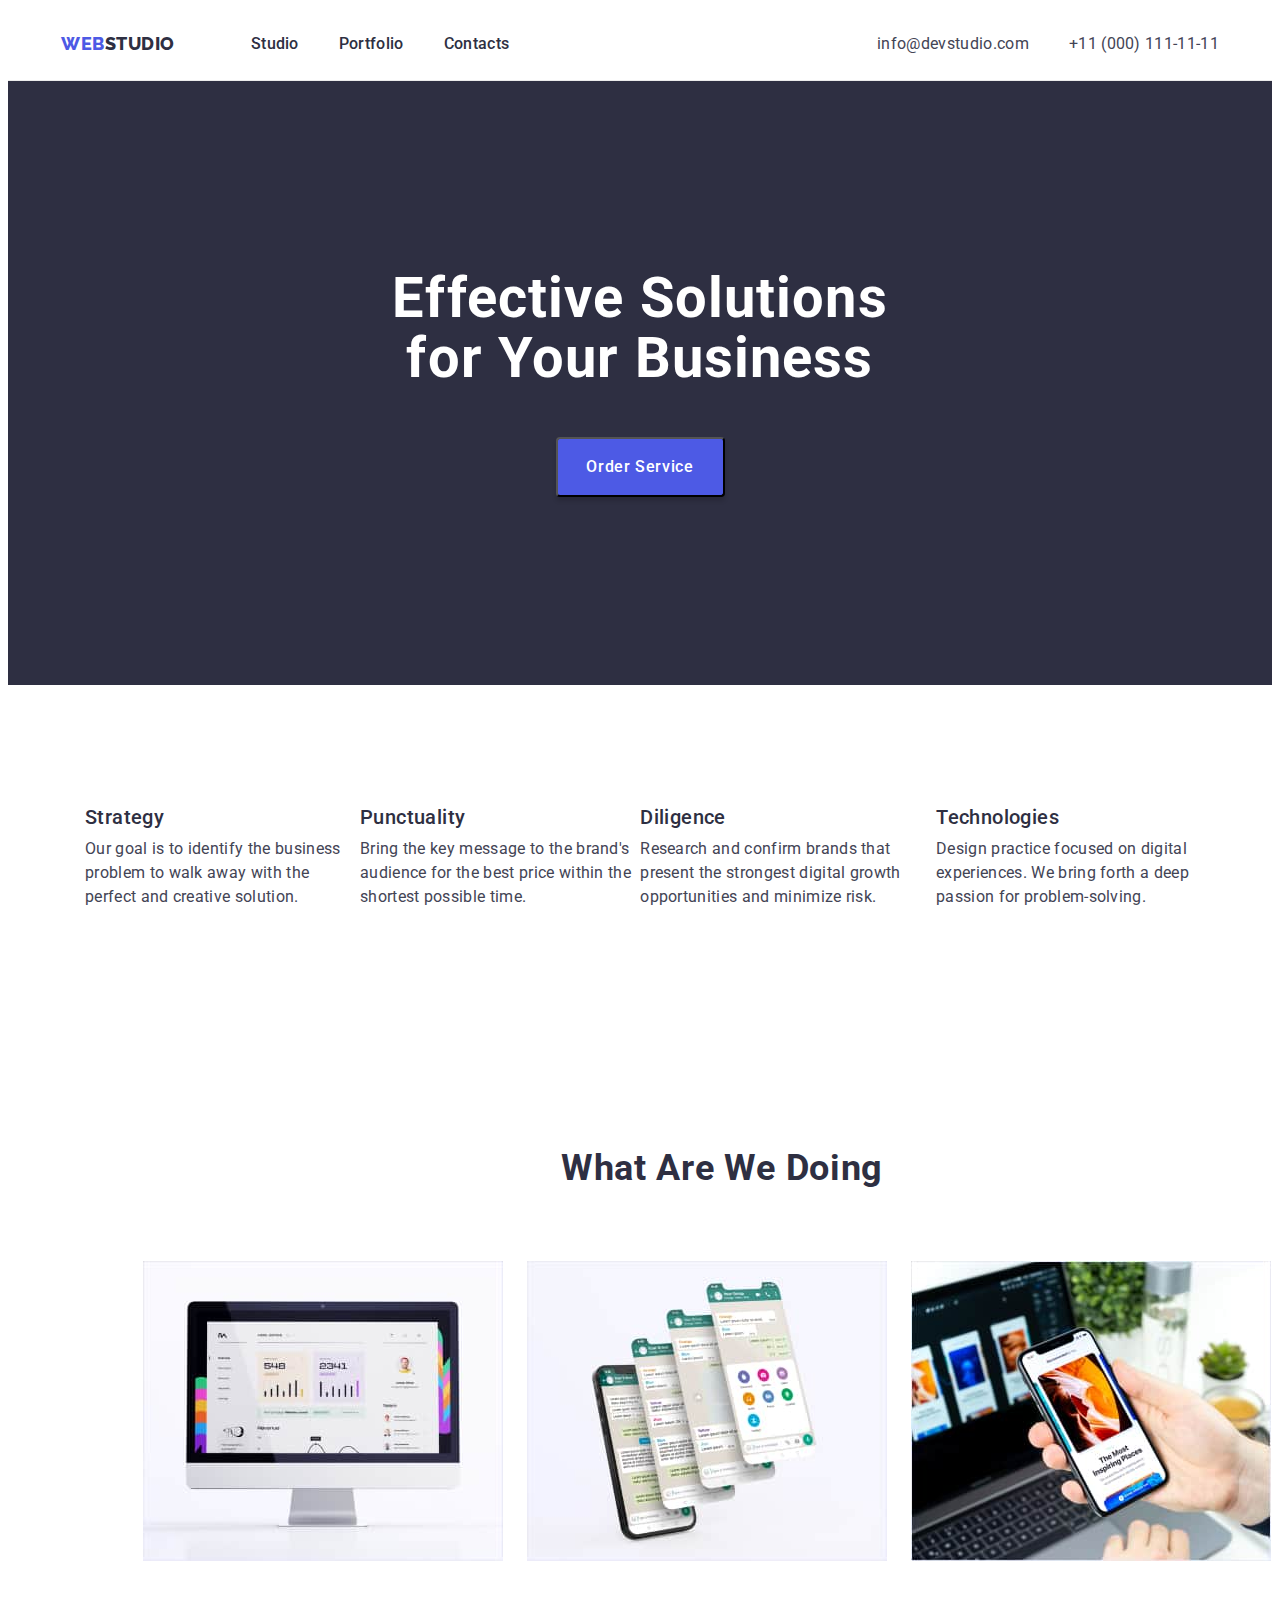
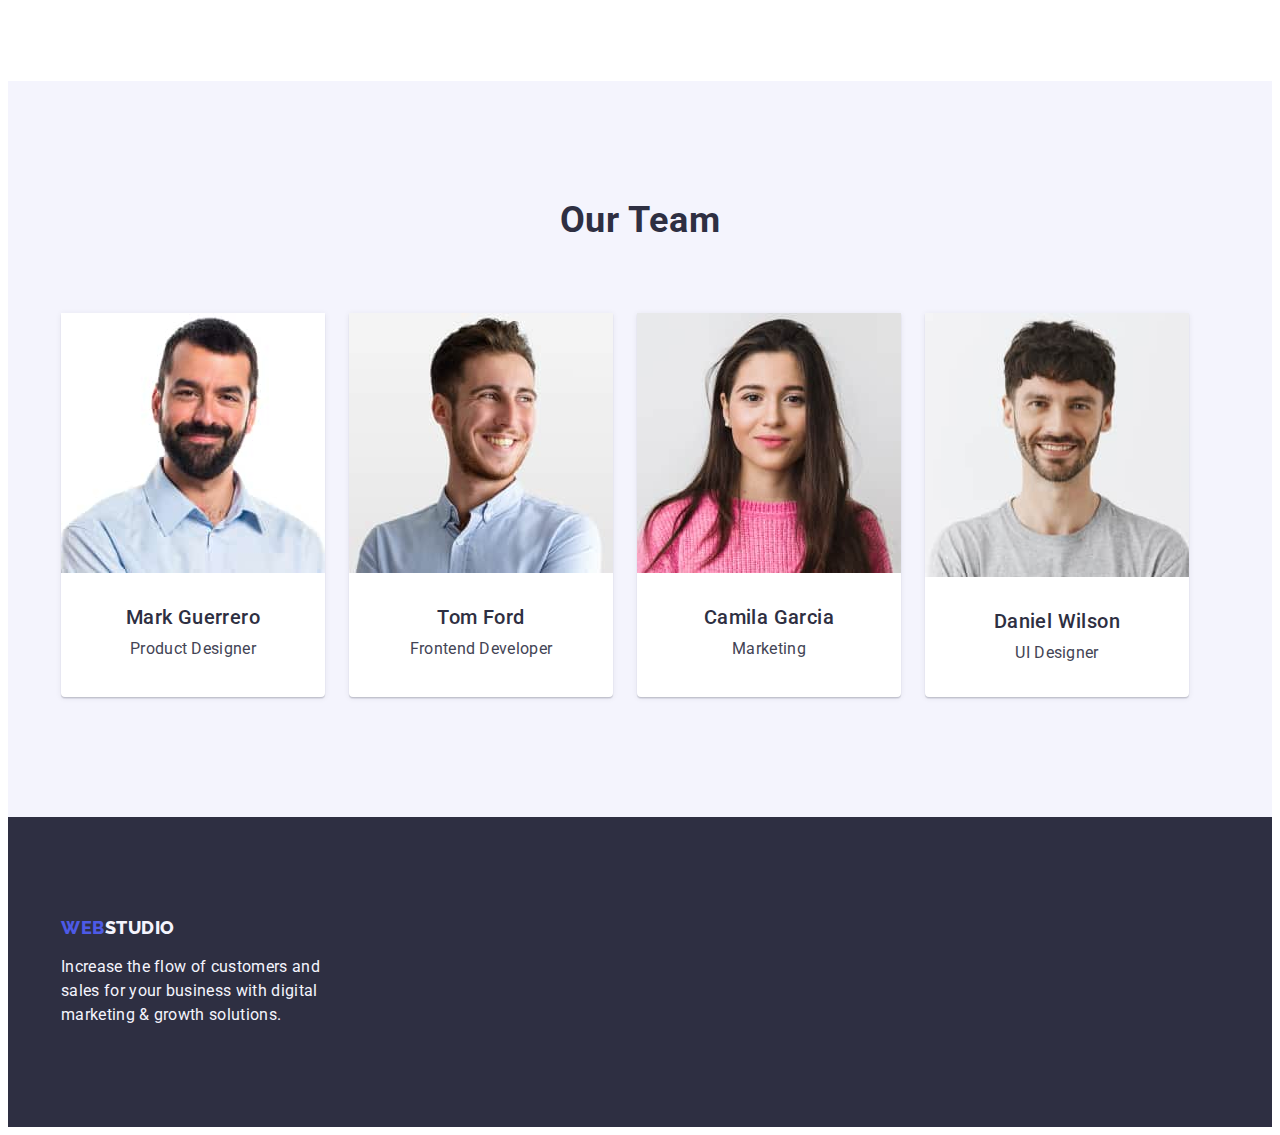
<file: index.html>
<!DOCTYPE html>
<html lang="en">
  <head>
    <meta charset="UTF-8" />
    <meta http-equiv="X-UA-Compatible" content="IE=edge" />
    <meta name="viewport" content="width=device-width, initial-scale=1.0" />
    <title>WebStudio</title>
    <link rel="preconnect" href="https://fonts.googleapis.com" />
    <link rel="preconnect" href="https://fonts.gstatic.com" crossorigin />
    <link
      href="https://fonts.googleapis.com/css2?family=Raleway:wght@700&family=Roboto:wght@400;500;700&display=swap"
      rel="stylesheet"
    />
    <link
      rel="stylesheet"
      href="https://cdnjs.cloudflare.com/ajax/libs/modern-normalize/1.1.0/modern-normalize.min.css"
      integrity="sha512-wpPYUAdjBVSE4KJnH1VR1HeZfpl1ub8YT/NKx4PuQ5NmX2tKuGu6U/JRp5y+Y8XG2tV+wKQpNHVUX03MfMFn9Q=="
      crossorigin="anonymous"
      referrerpolicy="no-referrer"
    />
    <link rel="stylesheet" href="./css/style.css" />
  </head>
  <body>
    <header class="page-header">
      <div class="header-container container">
        <nav class="main-nav">
          <a href="./index.html" class="logo link"
            >Web<span class="header-studio-word span">Studio</span></a
          >
          <ul class="list link-ul">
            <li class="header-item">
              <a class="nav-link link" href="./index.html">Studio</a>
            </li>
            <li class="header-item">
              <a class="nav-link link" href="./portfolio.html">Portfolio</a>
            </li>
            <li class="header-item">
              <a class="nav-link link" href="">Contacts</a>
            </li>
          </ul>
        </nav>
        <address class="contact list">
          <ul class="list link-ul contacts">
            <li class="contact-item">
              <a href="mailto:info@devstudio.com" class="link contact-link"
                >info@devstudio.com</a
              >
            </li>
            <li class="contact-item">
              <a href="tel:+110001111111" class="link contact-link"
                >+11 (000) 111-11-11</a
              >
            </li>
          </ul>
        </address>
      </div>
    </header>
    <!--Main -->
    <main>
      <section class="hero">
        <div class="container">
          <h1 class="hero-header">Effective Solutions for Your Business</h1>
          <button type="button" value="make-order" class="booking-btn">
            Order Service
          </button>
        </div>
      </section>
      <!--Переваги-->
      <section class="advantages-section">
        <div class="container">
          <h2 hidden class="features-header">features</h2>
          <ul class="advantages-list list">
            <li class="advantage-item">
              <h3 class="advantage-title">Strategy</h3>
              <p class="advantage-text">
                Our goal is to identify the business problem to walk away with
                the perfect and creative solution.
              </p>
            </li>
            <li class="advantage-item">
              <h3 class="advantage-title">Punctuality</h3>
              <p class="advantage-text">
                Bring the key message to the brand's audience for the best price
                within the shortest possible time.
              </p>
            </li>
            <li class="advantage-item">
              <h3 class="advantage-title">Diligence</h3>
              <p class="advantage-text">
                Research and confirm brands that present the strongest digital
                growth opportunities and minimize risk.
              </p>
            </li>
            <li class="advantage-item">
              <h3 class="advantage-title">Technologies</h3>
              <p class="advantage-text">
                Design practice focused on digital experiences. We bring forth a
                deep passion for problem-solving.
              </p>
            </li>
          </ul>
        </div>
      </section>
      <!--чим ми займаємось-->
      <section class="job-section">
        <div class="container">
          <h2 class="section-header">What are we doing</h2>
          <ul class="list jobs-container">
            <li class="jobs-item">
              <img
                src="./images/image1.jpg"
                alt="computer monitor screen"
                width="360"
                class="image"
              />
            </li>
            <li class="jobs-item">
              <img
                src="./images/image2.jpg"
                alt="social networks"
                width="360"
                class="image"
              />
            </li>
            <li class="jobs-item">
              <img
                src="./images/image3.jpg"
                alt="mobile phone in hand"
                width="360"
                class="image"
              />
            </li>
          </ul>
        </div>
      </section>
      <!--Команда-->
      <section class="section-team">
        <div class="container">
          <h2 class="section-header">Our Team</h2>
          <ul class="team-members list">
            <li class="member">
              <div class="team-photo">
              <img
                src="./images/team/produkt-designer.jpg"
                alt="a man with a beard"
                width="264"
                height="260"
                class="image"
              />
            </div>
              <div class="worker-team">
              <h3 class="team-worker">Mark Guerrero</h3>
              <p class="title-job">Product Designer</p>
            </div>
            </li>
            <li class="member">
              <div class="team-photo">
              <img
                src="./images/team/fronted.jpg"
                alt="a man in a white shirt is smiling"
                width="264"
                height="260"
                class="image"
              />
            </div>
            <div class="worker-team">
              <h3 class="team-worker">Tom Ford</h3>
              <p class="title-job">Frontend Developer</p>
            </div>
            </li>
            <li class="member">
              <div class="team-photo">
              <img
                src="./images/team/marketing.jpg"
                alt="beautiful girl in a pink sweater"
                width="264"
                height="260"
                class="image"
              />
            </div>
            <div class="worker-team">
              <h3 class="team-worker">Camila Garcia</h3>
              <p class="title-job">Marketing</p>
            </div>
            </li>
            <li class="member">
              <div class="team-photo">
              <img
                src="./images/team/uidesigner.jpg"
                alt="a young guy with a beard is smiling"
                width="264"
                height="264"
                class="image"
              />
            </div>
            <div class="worker-team">
              <h3 class="team-worker">Daniel Wilson</h3>
              <p class="title-job">UI Designer</p>
            </li>
          </div>
          </ul>
        </div>
      </section>
    </main>
    <footer class="footer-section">
      <div class="container footer-container">
        <a href="./index.html" class="logo link"
          >Web<span class="logo-foot">Studio</span></a
        >
        <p class="fut">
          Increase the flow of customers and sales for your business with
          digital marketing & growth solutions.
        </p>
      </div>
    </footer>
  </body>
</html>
</file>
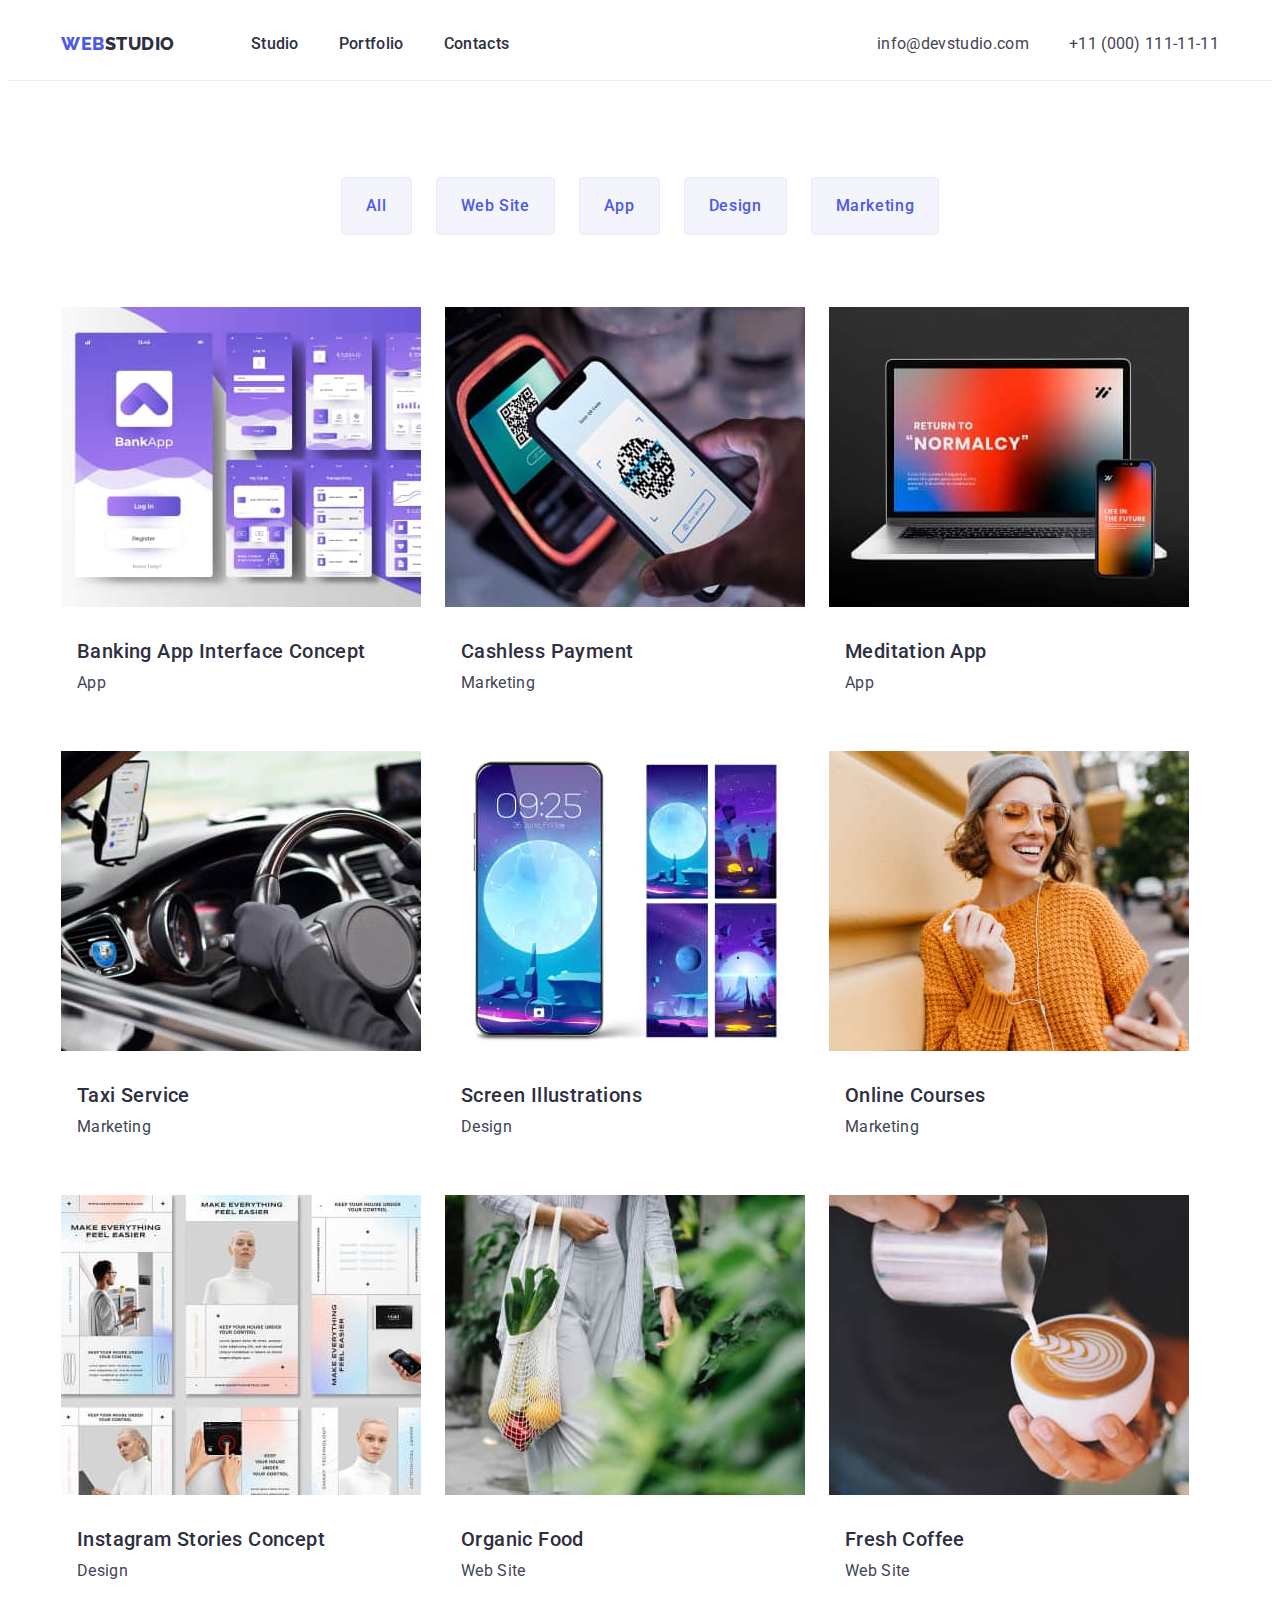
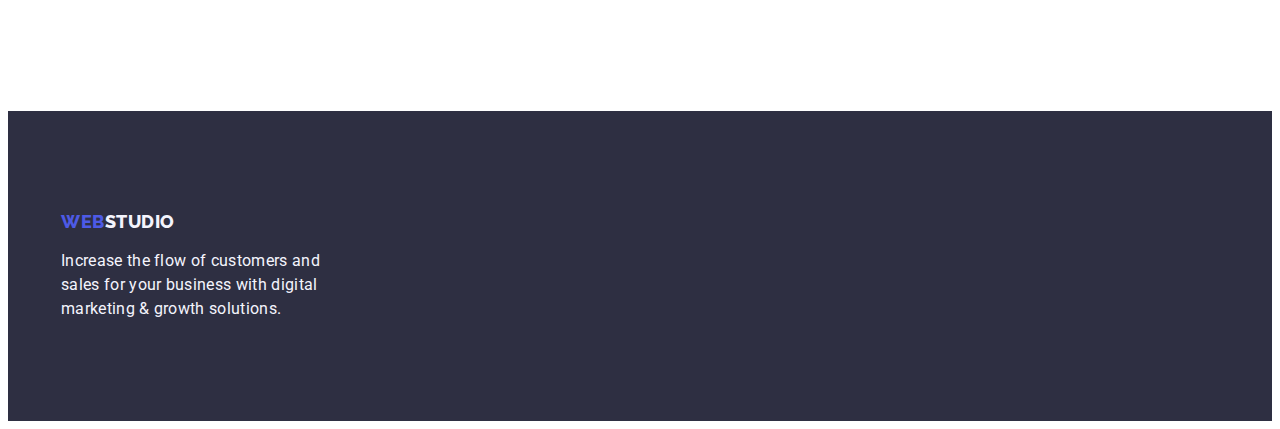
<file: portfolio.html>
<!DOCTYPE html>
<html lang="en">
  <head>
    <meta charset="UTF-8" />
    <meta http-equiv="X-UA-Compatible" content="IE=edge" />
    <meta name="viewport" content="width=device-width, initial-scale=1.0" />
    <title>Portfolio</title>
    <link rel="preconnect" href="https://fonts.googleapis.com" />
    <link rel="preconnect" href="https://fonts.gstatic.com" crossorigin />
    <link
      href="https://fonts.googleapis.com/css2?family=Raleway:wght@700&family=Roboto:wght@400;500;700&display=swap"
      rel="stylesheet"
    />
    <link
    rel="stylesheet"
    href="https://cdnjs.cloudflare.com/ajax/libs/modern-normalize/1.1.0/modern-normalize.min.css"
    integrity="sha512-wpPYUAdjBVSE4KJnH1VR1HeZfpl1ub8YT/NKx4PuQ5NmX2tKuGu6U/JRp5y+Y8XG2tV+wKQpNHVUX03MfMFn9Q=="
    crossorigin="anonymous"
    referrerpolicy="no-referrer"
  />
    <link rel="stylesheet" href="./css/style.css" />
  </head>
  <body>
    <header class="page-header">
      <div class="header-container container">
        <nav class="main-nav">
          <a href="./index.html" class="logo link"
            >Web<span class="header-studio-word span">Studio</span></a
          >
          <ul class="list link-ul">
            <li class="header-item">
              <a class="nav-link link" href="./index.html">Studio</a>
            </li>
            <li class="header-item">
              <a class="nav-link link" href="./portfolio.html">Portfolio</a>
            </li>
            <li class="header-item">
              <a class="nav-link link" href="">Contacts</a>
            </li>
          </ul>
        </nav>
        <address class="contact list">
          <ul class="list link-ul contacts">
            <li class="contact-item">
              <a href="mailto:info@devstudio.com" class="link contact-link"
                >info@devstudio.com</a
              >
            </li>
            <li class="contact-item">
              <a href="tel:+110001111111" class="link contact-link"
                >+11 (000) 111-11-11</a
              >
            </li>
          </ul>
        </address>
      </div>
    </header>
    <main>
      <section class="section-products">
        <div class="container">
          <h1 class="portfolio-header" hidden>Progect</h1>
          <ul class="list nav-list">
            <li class="nav-item list">
              <button type="button" class="button-portfolio button">All</button>
            </li>
            <li class="nav-item list">
              <button type="button" class="button-portfolio button">
                Web Site
              </button>
            </li>
            <li class="nav-item list">
              <button type="button" class="button-portfolio button">App</button>
            </li>
            <li class="nav-item list">
              <button type="button" class="button-portfolio button">
                Design
              </button>
            </li>
            <li class="nav-item list">
              <button type="button" class="button-portfolio button">
                Marketing
              </button>
            </li>
          </ul>

          <ul class="product list">
            <li class="progect-item link">
              <div class="product-card">
              <a class="link" href=""
                ><img
                  src="./images/portfolio/banking-ap.jpg"
                  alt="Banking App Interface Concept"
                  width="360"
                  class="image"/>
                  
                  <div class="product-text">
                <h2 class="progect-title">Banking App Interface Concept</h2>
                <p class="progect-descr">App</p>
              </a>
            </div>
          </div>
            </li>
            <li class="progect-item link">
              <div class="product-card">
              <a class="link" href=""
                ><img
                  src="./images/portfolio/cashless.jpg"
                  alt="Cashless Payment"
                  width="360"
                  class="image"
                />
                <div class="product-text">
                <h2 class="progect-title">Cashless Payment</h2>
                <p class="progect-descr">Marketing</p>
              </a>
            </div>
          </div>
            </li>
            <li class="progect-item link">
              <div class="product-card">
              <a class="link" href=""
                ><img
                  src="./images/portfolio/meditation.jpg"
                  alt="computer monitor"
                  width="360"
                  class="image"
                />
                <div class="product-text">
                <h2 class="progect-title">Meditation App</h2>
                <p class="progect-descr">App</p>
              </a>
            </div>
          </div>
            </li>
            <li class="progect-item link">
              <div class="product-card"> 
                <a class="link" href=""
                ><img
                  src="./images/portfolio/taxi.jpg"
                  alt="taxi car"
                  width="360"
                  class="image"
                />
                <div class="product-text">
                <h2 class="progect-title">Taxi Service</h2>
                <p class="progect-descr">Marketing</p></a
              >
            </div>
          </div>
            </li>
            <li class="progect-item link">
              <div class="product-card">
                <a class="link" href=""
                ><img
                  src="./images/portfolio/screen.jpg"
                  alt="screensavers for mobile phones"
                  width="360"
                  class="image"
                />
              <div class="product-text">
                <h2 class="progect-title">Screen Illustrations</h2>
                <p class="progect-descr">Design</p></a
              >
            </div>
          </div>
            </li>
            <li class="progect-item link">
              <div class="product-card">
                <a class="link" href=""
                ><img
                  src="./images/portfolio/online-courses.jpg"
                  alt="a girl with a phone"
                  width="360"
                  class="image"
                />
                <div class="product-text">
                  <h2 class="progect-title">Online Courses</h2>
                  <p class="progect-descr">Marketing</p></a>
                </div>
              </div>
            </li>
            <li class="progect-item link">
              <div class="product-card">
                <a class="link" href=""
                ><img
                  src="./images/portfolio/instagram.jpg"
                  alt="Instagram page"
                  width="360"
                  class="image"
                />
                <div class="product-text">
                  <h2 class="progect-title">Instagram Stories Concept</h2>
                <p class="progect-descr">Design</p></a
              >
                </div>
              </div> 
            </li>
            <li class="progect-item link">
              <div class="product-card">
                <a class="link" href=""
                ><img
                  src="./images/portfolio/organic-food.jpg"
                  alt="bag with vegetables and fruits"
                  width="360"
                  class="image"
                />
                <div class="product-text"> 
                  <h2 class="progect-title">Organic Food</h2>
                <p class="progect-descr">Web Site</p></a>
              </div>
            </div>
            </li>
            <li class="progect-item link">
              <div class="product-card">
                <a class="link" href=""
                ><img
                  src="./images/portfolio/coffee.jpg"
                  alt="a cup of coffee"
                  width="360"
                  class="image"
                />
                <div class="product-text">
                  <h2 class="progect-title">Fresh Coffee</h2>
                <p class="progect-descr">Web Site</p></a
              >
                </div>   
              </div> 
            </li>
          </ul>
        </div>
      </section>
    </main>

    <footer class="footer-section">
      <div class="container footer-container">
        <a href="./index.html" class="logo link"
          >Web<span class="logo-foot">Studio</span></a
        >
        <p class="fut">
          Increase the flow of customers and sales for your business with
          digital marketing & growth solutions.
        </p>
      </div>
    </footer>
  </body>
</html>
</file>
<file: css/style.css>
:root {
  --main-text-color: #434455;
  --text-header: #2e2f42;
  --color-hero: #2e2f42;
  --Light-mode-ourteam: #f4f4fd;
  --main-btn: #f4f4fd;
  --nav-color: #4d5ae5;
  --nav-color-acctive: #404bbf;
  --white-text: #ffffff;
  --button-portfolio: #f4f4fd;

  --black: #000000;
  --team-section-style: ;
}

h1,
h2,
h3,
h4,
h5,
h6,
p,
ul {
  margin: 0;
}

ul {
  padding-left: 0;
} 

.link {
  text-decoration: none;
}
.list {
  list-style: none;
}

body {
  font-family: "Roboto", sans-serif;
  background-color: var(--white-text);
  color: var(--main-text-color);
}

.container {
  width: 1158px;
  padding: 0 15px;
  margin: 0 auto;
}

.jobs-container,
.team-members,
.advantages-list {
  display: flex;
}

.image {
  display: block;
} 

/* Header */

.page-header {
  border-bottom: 1px solid #ececec;
  padding-top: 24px;
  padding-bottom: 24px;
  background-color: var(--white-text);
}

.header-container {
  display: flex;
}

.main-nav,
.link-ul,
.contact-link {
  display: flex;
}

.main-nav {
  align-items: center;
}

.logo {
  display: block;
  margin-right: 76px;
  text-decoration: none;
  list-style: none;
  font-family: "Raleway", sans-serif;
  font-weight: 800;
  font-size: 18px;
  line-height: 1.17;
  align-items: center;
  letter-spacing: 0.03em;
  text-transform: uppercase;
  color: var(--nav-color);
}

.header-studio-word {
  font-family: "Raleway", sans-serif;
  font-weight: 800;
  font-size: 18px;
  line-height: 1.17;
  align-items: center;
  letter-spacing: 0.03em;
  text-transform: uppercase;
  color: var(--text-header);
}

.nav-link {
  text-decoration: none;
  font-weight: 500;
  font-size: 16px;
  line-height: 1.5;
  letter-spacing: 0.02em;
  color: var(--text-header);
}

.nav-link:hover,
.nav-link:focus {
  color: var(--nav-color-acctive);
}

.header-item:not(:last-child) {
  margin-right: 40px;
}

.contact {
  margin-left: auto;
  align-items: center;
  font-style: normal;
}

.contact-item:not(:last-child) {
   margin-right: 40px;
  }


.contact-link {
  font-size: 16px;
  line-height: 1.5;
  letter-spacing: 0.02em;
  color: var(--main-text-color);
}

.contact-link:hover,
.contact-link:focus {
  color: var(--nav-color-acctive);
}

/* Hero section */

.hero {
  background: var(--color-hero);
   padding: 188px 0; 

  /* position: absolute;
width: 1440px;
height: 600px;
left: 0px;
top: 72px; */
}

.hero-header {
  font-family: "Roboto", sans-serif;
  font-weight: 700;
  font-size: 56px;
  line-height: 1.07;
  text-align: center;
  letter-spacing: 0.02em;
  color: var(--white-text);

  margin: 0 auto;
  margin-bottom: 48px; 
  display: block;
  max-width: 496px;
}

.booking-btn {
  font-family: "Roboto", sans-serif;
  font-weight: 500;
  font-size: 16px;
  line-height: 1.5;
  align-items: center;
  letter-spacing: 0.04em;
  color: var(--white-text);
  background: var(--nav-color);
  box-shadow: 0px 4px 4px rgba(0, 0, 0, 0.15);
  cursor: pointer;

  display: block;
  margin: 0 auto;
  width: 169px;

  flex-direction: row;
  padding: 16px;
  gap: 10px;
  border-radius: 4px;
}


.booking-btn:hover,
.booking-btn:focus {
  /* background-color:  #404bbf; */
  background-color: var(--nav-color-acctive);
}

h1 {
  color: var(--white-text);
}
h2,
h3,
a {
  color: var(--text-header);
}

/* ADVANTAGES*/

.advantages-list {
  /* display: flex; */
  padding: 120px 0;
  flex-wrap: nowrap;
  flex-direction: row;
}

.advantages-list:not(:first-child) {
  margin-left: 24px;
}
.advantage-item {
  flex-wrap: wrap;
}

.advantage-title {
  font-weight: 500;
  font-size: 20px;
  line-height: 1.2;
  letter-spacing: 0.02em;
  color: var(--text-header);

  margin-bottom: 8px;
}
.advantage-text {
  line-height: 1.5;
  letter-spacing: 0.02em;
}
/*What Are We Doing*/

.job-section {
  padding: 120px;
}

.jobs-container {
  width: calc((100%-48px) / 3);
}

.jobs-item:not(:first-child) {
  margin-left: 24px;
}

.section-header {
  font-weight: 700;
  font-size: 36px;
  line-height: 1.11;
  text-align: center;
  letter-spacing: 0.02em;
  text-transform: capitalize;
  color: var(--text-header);

  margin-bottom: 72px;
}

/*Team*/

.section-team {
  background-color: var(--Light-mode-ourteam);
  padding: 120px 0;
}

.team-members {
  width: calc((100%-72px) / 4);
  display: flex;
}

.member:not(:first-child) {
  margin-left: 24px;
}

.member {
  background: var(--white-text);
  box-shadow: 0px 1px 6px rgba(46, 47, 66, 0.08), 0px 1px 1px rgba(46, 47, 66, 0.16), 0px 2px 1px rgba(46, 47, 66, 0.08);
  border-radius: 0px 0px 4px 4px;
}

.worker-team {
  text-align: center;
  padding: 32px 16px;
}
.team-worker {
  font-weight: 500;
  font-size: 20px;
  line-height: 1.2;
  text-align: center;
  letter-spacing: 0.02em;
  color: var(--text-header);
  margin-bottom: 8px;
}
.title-job {
  font-size: 16px;
  line-height: 1.5;
  text-align: center;
  letter-spacing: 0.02em;
  color: var(--main-text-color);
  margin-top: 8px;

}

/*FOOTER*/

footer {
  /* background: #2e2f42; */
  background: var(--color-hero);
}

.footer-section {
  padding: 100px 0;
}

.logo-foot {
  font-family: "Raleway", sans-serif;
  font-weight: 800;
  font-size: 18px;
  line-height: 1.16;
  align-items: center;
  letter-spacing: 0.03em;
  text-transform: uppercase;
  color: var(--main-btn);
  display: inline-block;
}

.fut {
  font-size: 16px;
  line-height: 1.5;
  letter-spacing: 0.02em;
  color: var(--main-btn);
  margin-top:  16px;
  display: block;
  max-width: 264px;
}

/**PORTFOLIO**/

.section-products {
  padding: 96px 0;
}

.nav-list {
  display: flex;
  justify-content: center;
   margin-bottom: 72px;
   gap: 24px;
}

.button-portfolio {
  font-family: "Roboto", sans-serif;
  font-weight: 500;
  font-size: 16px;
  line-height: 1.5;
  display: flex;
  align-items: center;
  text-align: center;
  letter-spacing: 0.04em;
  color: var(--nav-color);
  background-color: var(--button-portfolio);

  border: 1px solid #E7E9FC;
  border-radius: 4px;
  padding: 16px 24px;
}

.button-portfolio:focus,
.button-portfolio:hover {
  color: var(--white-text);
  background-color: var(--nav-color-acctive);
}

.button {
  cursor: pointer;
}

.product-card. {
  border: 1px solid #E7E9FC;
  background: #FFFFFF;
}
 /* product-text  */ 
.progect-title {
  font-weight: 500;
  font-size: 20px;
  line-height: 1.2;
  letter-spacing: 0.02em;
  color: var(--text-header);

  margin-bottom: 8px;
}

.progect-descr {
  font-size: 16px;
  line-height: 1.5;
  letter-spacing: 0.02em;
  color: var(--main-text-color);
}



/* .nav-item:not(:last-child) {
  margin-right: 24px;
} */

.product {
  display: flex;
  flex-wrap: wrap;
  gap: 24px;
}

.product-text {
  padding: 32px 16px;
}
</file>
